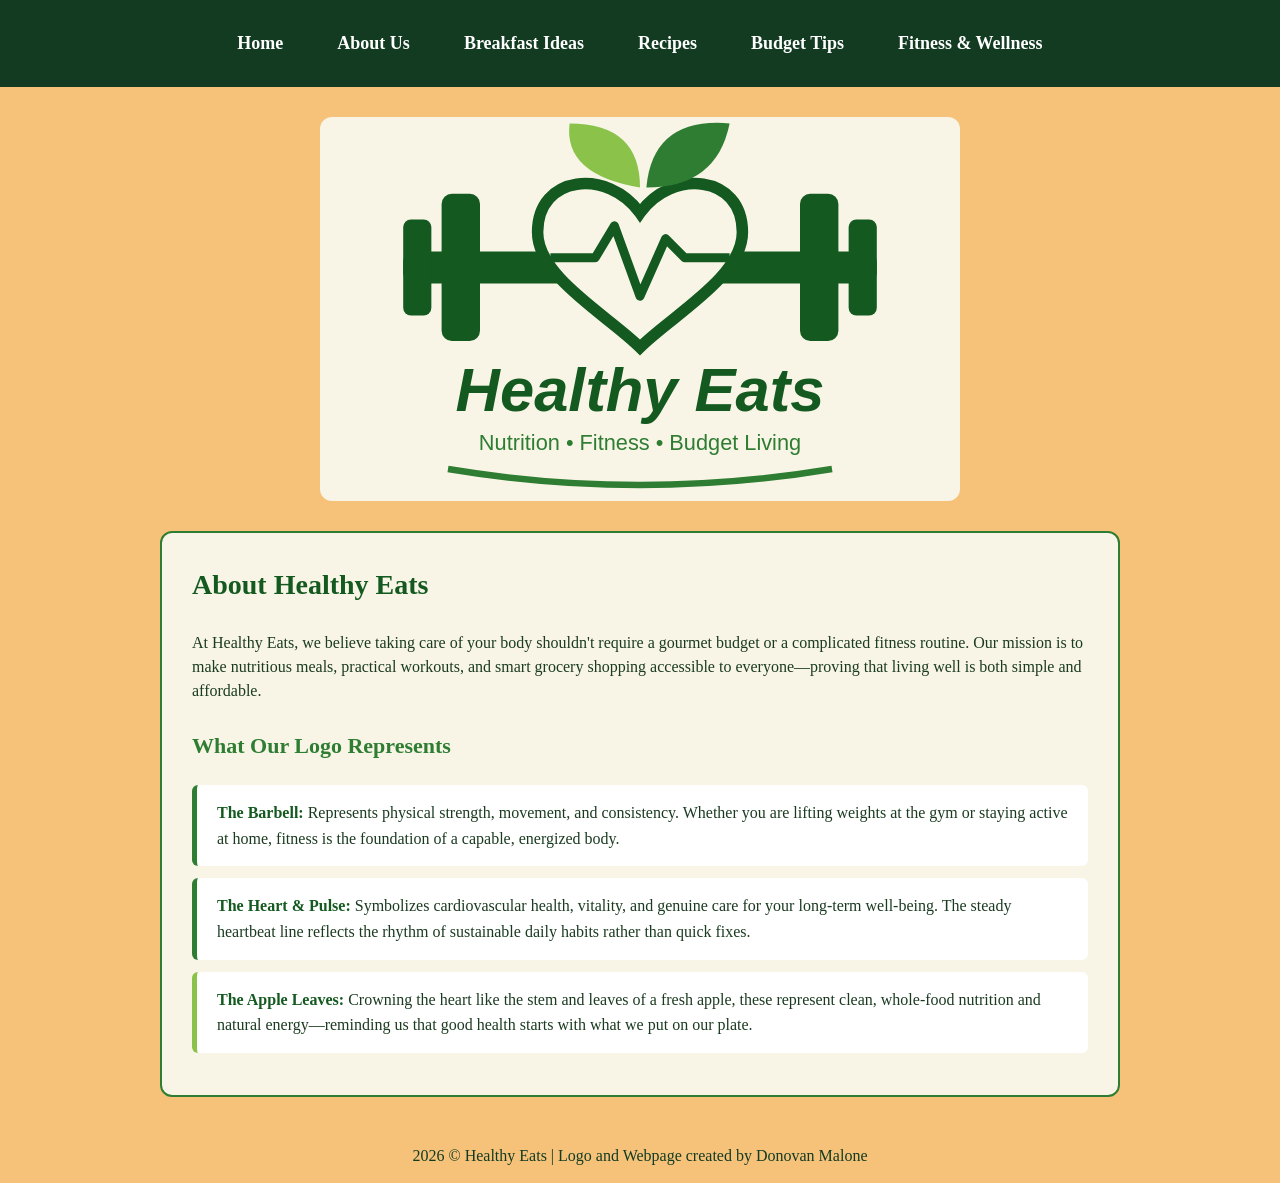
<file: about.html>
<!DOCTYPE html>
<html lang="en">
<head>
    <meta charset="UTF-8">
    <meta name="viewport" content="width=device-width, initial-scale=1.0">
    <title>Healthy Eats | The Logo</title>
    <style>
        body {
            background-color: #FCFBF7;
            font-family: Arial, sans-serif;
            margin: 0;
            padding: 0;
            color: #145A20;
        }

        nav {
            background-color: #145A20;
            padding: 15px 20px;
            display: flex;
            flex-wrap: wrap;
            justify-content: center;
            gap: 24px;
        }

        nav a {
            color: #F8F5E6;
            text-decoration: none;
            font-weight: bold;
            font-size: 16px;
        }

        nav a:hover {
            color: #8BC34A;
        }

        .logo-svg {
            width: 50%;
            display: block;
            margin: 30px auto;
            border-radius: 12px;
        }

        .about-section {
            width: 75%;
            margin: 30px auto 50px auto;
            background-color: #F8F5E6;
            padding: 30px;
            border-radius: 12px;
            border: 2px solid #2E7D32;
            box-sizing: border-box;
            line-height: 1.6;
        }

        .about-section h2 {
            color: #145A20;
            margin-top: 0;
            font-size: 28px;
        }

        .about-section h3 {
            color: #2E7D32;
            margin-top: 25px;
            font-size: 22px;
        }

        .about-section p {
            font-size: 16px;
            color: #1B3B20;
        }

        .logo-breakdown {
            list-style: none;
            padding: 0;
            margin: 15px 0 0 0;
        }

        .logo-breakdown li {
            background-color: #FFFFFF;
            border-left: 5px solid #2E7D32;
            padding: 15px 20px;
            margin-bottom: 12px;
            border-radius: 6px;
            color: #1B3B20;
        }

        .logo-breakdown li.leaf-item {
            border-left-color: #8BC34A;
        }

        .logo-breakdown strong {
            color: #145A20;
        }
    </style>
    <link rel="stylesheet" href="group3.css">
</head>
<body>

<nav>
    <a href="index.html">Home</a>
    <a href="about.html">About Us</a>
    <a href="breakfast.html">Breakfast Ideas</a>
    <a href="lunch-dinner.html">Recipes</a>
    <a href="budget.html">Budget Tips</a>
    <a href="fitness.html">Fitness &amp; Wellness</a>
</nav>

<svg xmlns="http://www.w3.org/2000/svg"
     viewBox="0 0 500 300"
     class="logo-svg">

  <rect width="500" height="300" fill="#F8F5E6"/>

  <!-- Dumbbell -->
  <g fill="#145A20">
    <rect x="65" y="105" width="370" height="25" rx="8"/>
    <rect x="65" y="80" width="22" height="75" rx="6"/>
    <rect x="95" y="60" width="30" height="115" rx="8"/>
    <rect x="375" y="60" width="30" height="115" rx="8"/>
    <rect x="413" y="80" width="22" height="75" rx="6"/>
  </g>

  <!-- Heart -->
  <path d="M250 180
           C225 155 170 125 170 90
           C170 45 225 40 250 75
           C275 40 330 45 330 90
           C330 125 275 155 250 180 Z"
        fill="#F8F5E6"
        stroke="#145A20"
        stroke-width="9"/>

  <!-- Heartbeat -->
  <polyline points="180,110 215,110 230,85
                    250,140 270,95 285,110 320,110"
            fill="none"
            stroke="#145A20"
            stroke-width="7"
            stroke-linejoin="round"/>

  <!-- Leaves -->
  <path d="M250 55 Q190 45 195 5
           Q250 5 250 55"
        fill="#8BC34A"/>
  <path d="M255 55 Q260 0 320 5
           Q310 55 255 55"
        fill="#2E7D32"/>

  <!-- Website Name -->
  <text x="250" y="230"
        font-family="Arial"
        font-size="48"
        font-weight="bold"
        font-style="italic"
        text-anchor="middle"
        fill="#145A20">
    Healthy Eats
  </text>

  <!-- Tagline -->
  <text x="250" y="260"
        font-family="Arial"
        font-size="17"
        text-anchor="middle"
        fill="#2E7D32">
    Nutrition • Fitness • Budget Living
  </text>

  <path d="M100 275 Q250 300 400 275"
        fill="none"
        stroke="#2E7D32"
        stroke-width="5"/>

</svg>

<section class="about-section">
    <h2>About Healthy Eats</h2>
    <p>
        At Healthy Eats, we believe taking care of your body shouldn't require a gourmet budget or a complicated fitness routine. Our mission is to make nutritious meals, practical workouts, and smart grocery shopping accessible to everyone—proving that living well is both simple and affordable.
    </p>

    <h3>What Our Logo Represents</h3>
    <ul class="logo-breakdown">
        <li>
            <strong>The Barbell:</strong> Represents physical strength, movement, and consistency. Whether you are lifting weights at the gym or staying active at home, fitness is the foundation of a capable, energized body.
        </li>
        <li>
            <strong>The Heart &amp; Pulse:</strong> Symbolizes cardiovascular health, vitality, and genuine care for your long-term well-being. The steady heartbeat line reflects the rhythm of sustainable daily habits rather than quick fixes.
        </li>
        <li class="leaf-item">
            <strong>The Apple Leaves:</strong> Crowning the heart like the stem and leaves of a fresh apple, these represent clean, whole-food nutrition and natural energy—reminding us that good health starts with what we put on our plate.
        </li>
    </ul>
</section>
<footer>
<p><center>2026 &copy; Healthy Eats | Logo and Webpage created by Donovan Malone</center></p>
</footer>
</body>
</html>
</file>
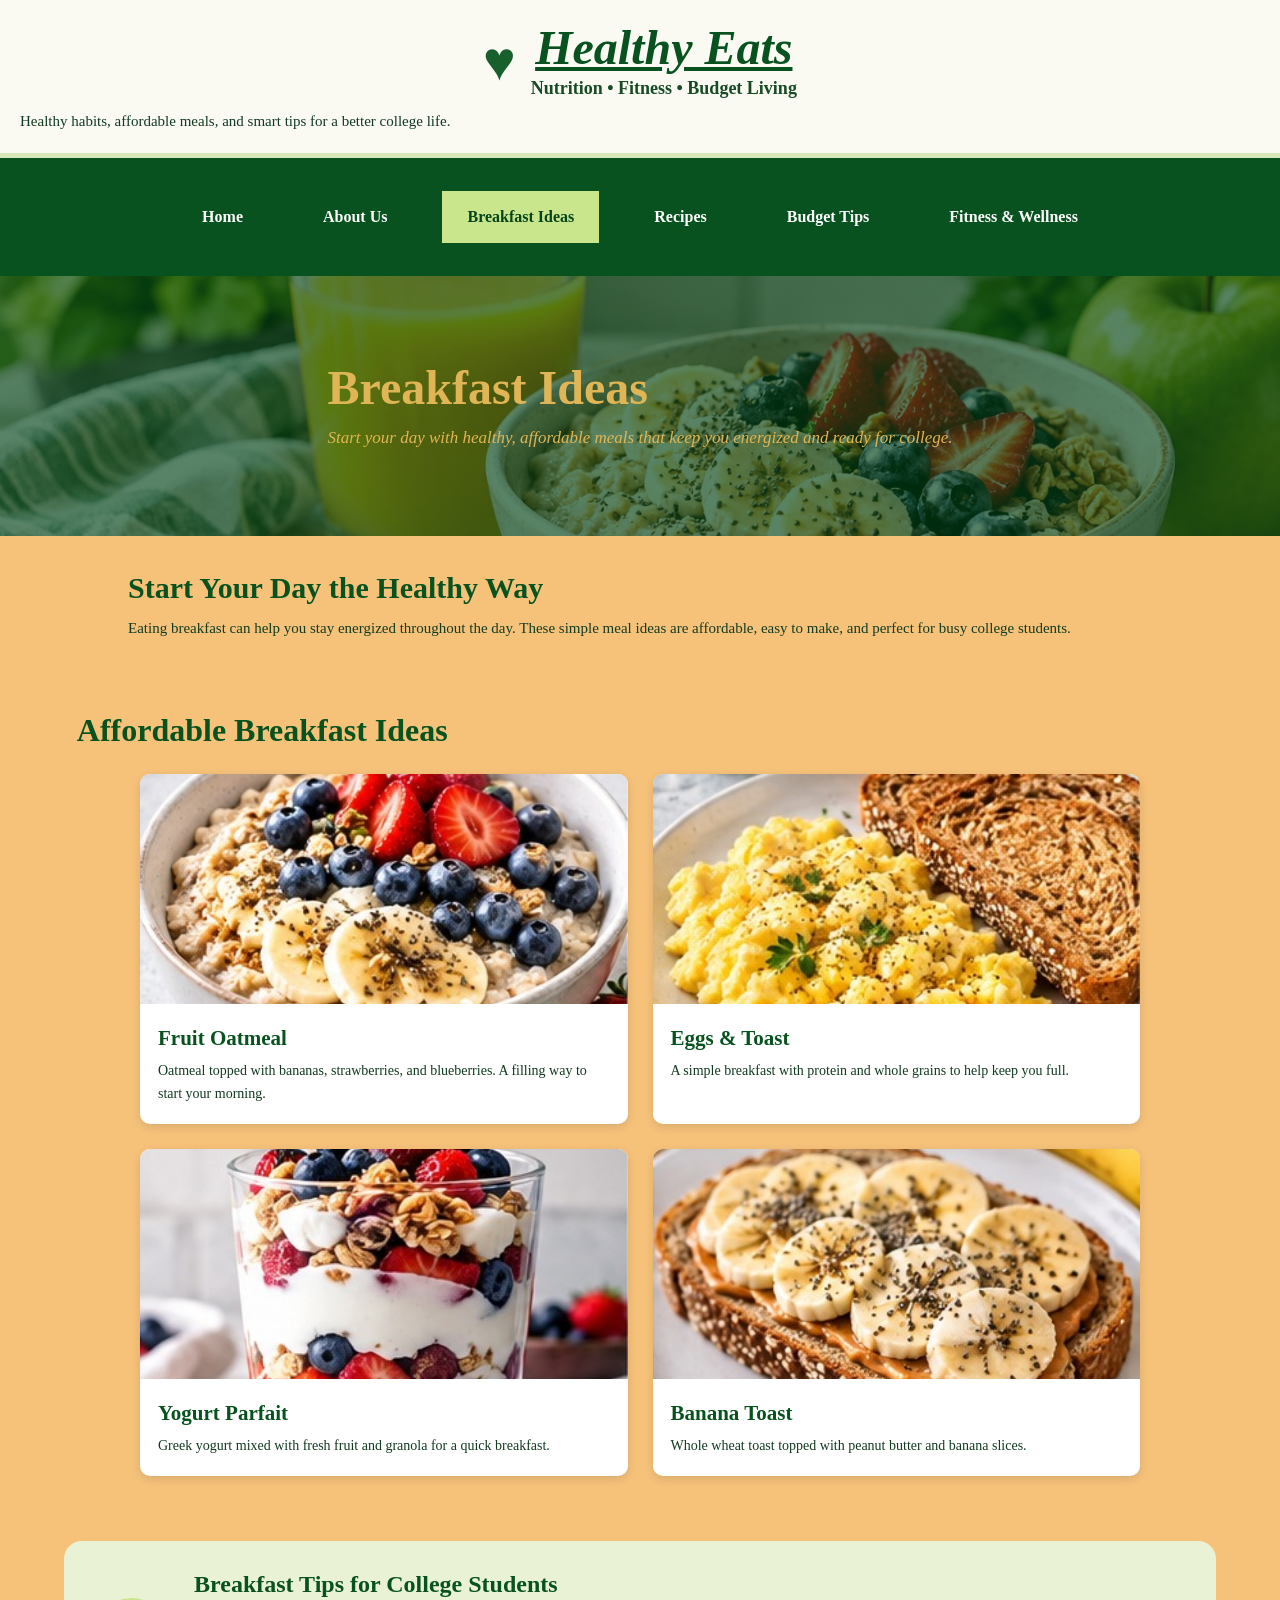
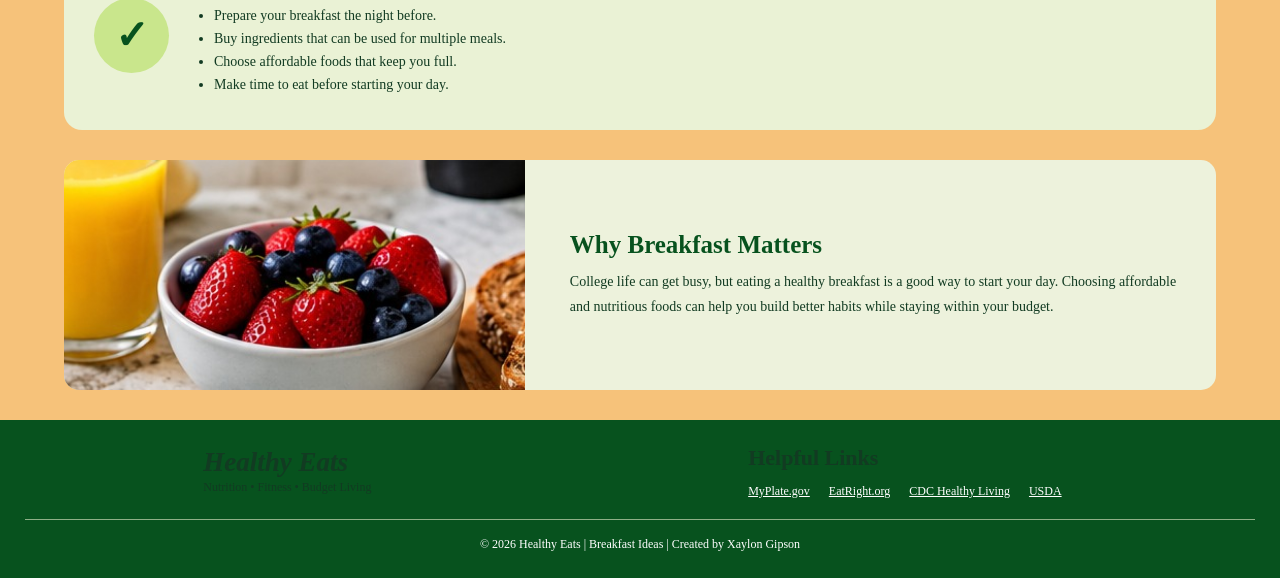
<file: breakfast.html>
<!DOCTYPE html>
<html lang="en">
<head>
    <meta charset="UTF-8">
    <meta name="viewport" content="width=device-width, initial-scale=1.0">
    <title>Healthy Eats | Breakfast Ideas</title>
    <style>
/* General Styling */
* {
    box-sizing: border-box;
    margin: 0;
    padding: 0;
}

body {
    font-family: 'Poppins', Arial, sans-serif;
    background-color: #faf9f2;
    color: #172b1b;
}

/* Header */
.site-header {
    background-color: #faf9f2;
    text-align: center;
    padding: 20px;
    border-bottom: 5px solid #d9e8b9;
}

.brand {
    display: flex;
    align-items: center;
    justify-content: center;
    gap: 15px;
}

.brand-icon {
    font-size: 55px;
    color: #17602b;
}

.brand h1 {
    font-size: 48px;
    font-weight: 800;
    font-style: italic;
    color: #07521e;
}

.brand p {
    font-weight: 600;
    color: #164b25;
}

.tagline {
    margin-top: 8px;
    font-size: 15px;
}

/* Navigation */
.navbar {
    background-color: #07521e;
    display: flex;
    justify-content: center;
    flex-wrap: wrap;
}

.navbar a {
    color: white;
    text-decoration: none;
    padding: 17px 25px;
    font-size: 16px;
    font-weight: 700;
}

.navbar a:hover,
.navbar a.active {
    background-color: #c9e68c;
    color: #06451b;
}

/* Breakfast Hero */
.breakfast-hero {
    min-height: 260px;
    background:
        linear-gradient(rgba(0, 65, 20, 0.65),
        rgba(0, 65, 20, 0.65)),
        url("fit_healthy_images/breakfast-banner.jpg");

    background-size: cover;
    background-position: center;
    display: flex;
    justify-content: center;
    align-items: center;
    text-align: center;
    padding: 35px;
}

.hero-text {
    max-width: 650px;
    color: white;
}

.hero-text h2 {
    font-size: 48px;
    font-weight: 800;
    margin-bottom: 10px;
    color: #DFB555;
}

.hero-text p {
    font-size: 17px;
    font-style: italic;
    color: #DFB555;
}

/* Introduction */
.intro-section {
    text-align: center;
    padding: 35px 10%;
}

.intro-section h2 {
    color: #07521e;
    font-size: 30px;
    margin-bottom: 10px;
}

.intro-section p {
    font-size: 15px;
    line-height: 1.8;
}

/* Breakfast Ideas */
.breakfast-section {
    padding: 35px 6%;
    text-align: center;
}

.breakfast-section h2 {
    color: #07521e;
    font-size: 32px;
    margin-bottom: 25px;
}

.breakfast-container {
    display: grid;
    grid-template-columns: repeat(2, 1fr);
    gap: 25px;
    max-width: 1000px;
    margin: auto;
}

.food-card {
    background-color: white;
    border-radius: 10px;
    overflow: hidden;
    box-shadow: 0 3px 10px rgba(0, 0, 0, 0.12);
    text-align: left;
}

.food-card img {
    width: 100%;
    height: 230px;
    object-fit: cover;
}

.food-info {
    padding: 18px;
}

.food-info h3 {
    color: #07521e;
    font-size: 21px;
    margin-bottom: 8px;
}

.food-info p {
    font-size: 14px;
    line-height: 1.7;
}

/* Breakfast Tips */
.breakfast-tips {
    background-color: #eaf2d5;
    margin: 30px 5%;
    padding: 30px;
    border-radius: 18px;
    display: flex;
    align-items: center;
    gap: 25px;
}

.tips-icon {
    background-color: #c9e68c;
    color: #07521e;
    font-size: 40px;
    font-weight: bold;
    border-radius: 50%;
    width: 75px;
    height: 75px;
    display: flex;
    justify-content: center;
    align-items: center;
    flex-shrink: 0;
}

.breakfast-tips h2 {
    color: #07521e;
    font-size: 24px;
    margin-bottom: 10px;
}

.breakfast-tips ul {
    padding-left: 20px;
}

.breakfast-tips li {
    margin-bottom: 7px;
    font-size: 14px;
}

/* Why Breakfast Matters */
.why-breakfast {
    display: flex;
    align-items: center;
    gap: 25px;
    margin: 30px 5%;
    background-color: #edf2dc;
    border-radius: 15px;
    overflow: hidden;
}

.why-breakfast img {
    width: 40%;
    height: 230px;
    object-fit: cover;
}

.why-breakfast div {
    padding: 20px;
}

.why-breakfast h2 {
    color: #07521e;
    font-size: 25px;
    margin-bottom: 10px;
}

.why-breakfast p {
    font-size: 14px;
    line-height: 1.8;
}

/* Footer */
.site-footer {
    background-color: #07521e;
    color: white;
    padding: 25px;
    display: flex;
    justify-content: space-around;
    align-items: center;
    flex-wrap: wrap;
    gap: 20px;
}

.footer-brand h2 {
    font-size: 27px;
    font-style: italic;
}

.footer-brand p {
    font-size: 12px;
}

.footer-links h3 {
    margin-bottom: 10px;
}

.footer-links a {
    color: white;
    margin-right: 15px;
    font-size: 12px;
}

.copyright {
    color: white;
    width: 100%;
    text-align: center;
    font-size: 12px;
    border-top: 1px solid #8eaf87;
    padding-top: 15px;
}

/* Mobile Layout */
@media screen and (max-width: 650px) {

    .brand h1 {
        font-size: 30px;
    }

    .navbar {
        flex-direction: column;
        text-align: center;
    }

    .breakfast-container {
        grid-template-columns: 1fr;
    }

    .hero-text h2 {
        font-size: 34px;
    }

    .breakfast-tips {
        flex-direction: column;
        text-align: center;
    }

    .why-breakfast {
        flex-direction: column;
    }

    .why-breakfast img {
        width: 100%;
    }

    .site-footer {
        flex-direction: column;
        text-align: center;
    }
}
</style>
<link rel="stylesheet" href="group3.css">
</head>

<body>

    <!-- Website Header -->
    <header class="site-header">
        <div class="brand">
            <div class="brand-icon">♥</div>
            <div>
                <h1><u>Healthy Eats</u></h1>
                <p>Nutrition • Fitness • Budget Living</p>
            </div>
        </div>
        <p class="tagline">
            Healthy habits, affordable meals, and smart tips for a better college life.
        </p>
    </header>

    <!-- Navigation -->
    <nav class="navbar">
        <a href="index.html">Home</a>
        <a href="about.html">About Us</a>
        <a class="active" href="breakfast.html">Breakfast Ideas</a>
        <a href="lunch-dinner.html">Recipes</a>
        <a href="budget.html">Budget Tips</a>
        <a href="fitness.html">Fitness & Wellness</a>
    </nav>

    <main>

        <!-- Breakfast Banner -->
        <section class="breakfast-hero">
            <div class="hero-text">
                <h2>Breakfast Ideas</h2>
                <p>
                    Start your day with healthy, affordable meals
                    that keep you energized and ready for college.
                </p>
            </div>
        </section>

        <!-- Introduction -->
        <section class="intro-section">
            <h2>Start Your Day the Healthy Way</h2>
            <p>
                Eating breakfast can help you stay energized throughout
                the day. These simple meal ideas are affordable, easy
                to make, and perfect for busy college students.
            </p>
        </section>

        <!-- Meal Cards -->
        <section class="breakfast-section">
            <h2>Affordable Breakfast Ideas</h2>

            <div class="breakfast-container">

                <article class="food-card">
                    <img src="fit_healthy_images/oatmeal.jpg" alt="Oatmeal with fresh fruit">
                    <div class="food-info">
                        <h3>Fruit Oatmeal</h3>
                        <p>
                            Oatmeal topped with bananas, strawberries,
                            and blueberries. A filling way to start
                            your morning.
                        </p>
                    </div>
                </article>

                <article class="food-card">
                    <img src="fit_healthy_images/eggs.jpg" alt="Eggs with whole wheat toast">
                    <div class="food-info">
                        <h3>Eggs & Toast</h3>
                        <p>
                            A simple breakfast with protein and
                            whole grains to help keep you full.
                        </p>
                    </div>
                </article>

                <article class="food-card">
                    <img src="fit_healthy_images/yogurt.jpg" alt="Greek yogurt with fruit and granola">
                    <div class="food-info">
                        <h3>Yogurt Parfait</h3>
                        <p>
                            Greek yogurt mixed with fresh fruit
                            and granola for a quick breakfast.
                        </p>
                    </div>
                </article>

                <article class="food-card">
                    <img src="fit_healthy_images/banana.jpg" alt="Peanut butter banana toast">
                    <div class="food-info">
                        <h3>Banana Toast</h3>
                        <p>
                            Whole wheat toast topped with peanut
                            butter and banana slices.
                        </p>
                    </div>
                </article>

            </div>
        </section>

        <!-- Breakfast Tips -->
        <section class="breakfast-tips">
            <div class="tips-icon">✓</div>

            <div>
                <h2>Breakfast Tips for College Students</h2>
                <ul>
                    <li>Prepare your breakfast the night before.</li>
                    <li>Buy ingredients that can be used for multiple meals.</li>
                    <li>Choose affordable foods that keep you full.</li>
                    <li>Make time to eat before starting your day.</li>
                </ul>
            </div>
        </section>

        <!-- Why Breakfast Matters -->
        <section class="why-breakfast">
            <img src="fit_healthy_images/healthy-breakfast.jpg"
                 alt="Healthy breakfast with eggs, fruit, and oatmeal">

            <div>
                <h2>Why Breakfast Matters</h2>
                <p>
                    College life can get busy, but eating a healthy
                    breakfast is a good way to start your day.
                    Choosing affordable and nutritious foods can
                    help you build better habits while staying
                    within your budget.
                </p>
            </div>
        </section>

    </main>

    <!-- Website Footer -->
    <footer class="site-footer">
        <div class="footer-brand">
            <h2>Healthy Eats</h2>
            <p>Nutrition • Fitness • Budget Living</p>
        </div>

        <div class="footer-links">
            <h3>Helpful Links</h3>
            <a href="https://www.myplate.gov/">MyPlate.gov</a>
            <a href="https://www.eatright.org/">EatRight.org</a>
            <a href="https://www.cdc.gov/healthy-living/">CDC Healthy Living</a>
            <a href="https://www.usda.gov/">USDA</a>
        </div>

        <p class="copyright">
            © 2026 Healthy Eats | Breakfast Ideas | Created by Xaylon Gipson
        </p>
    </footer>

</body>
</html>
</file>
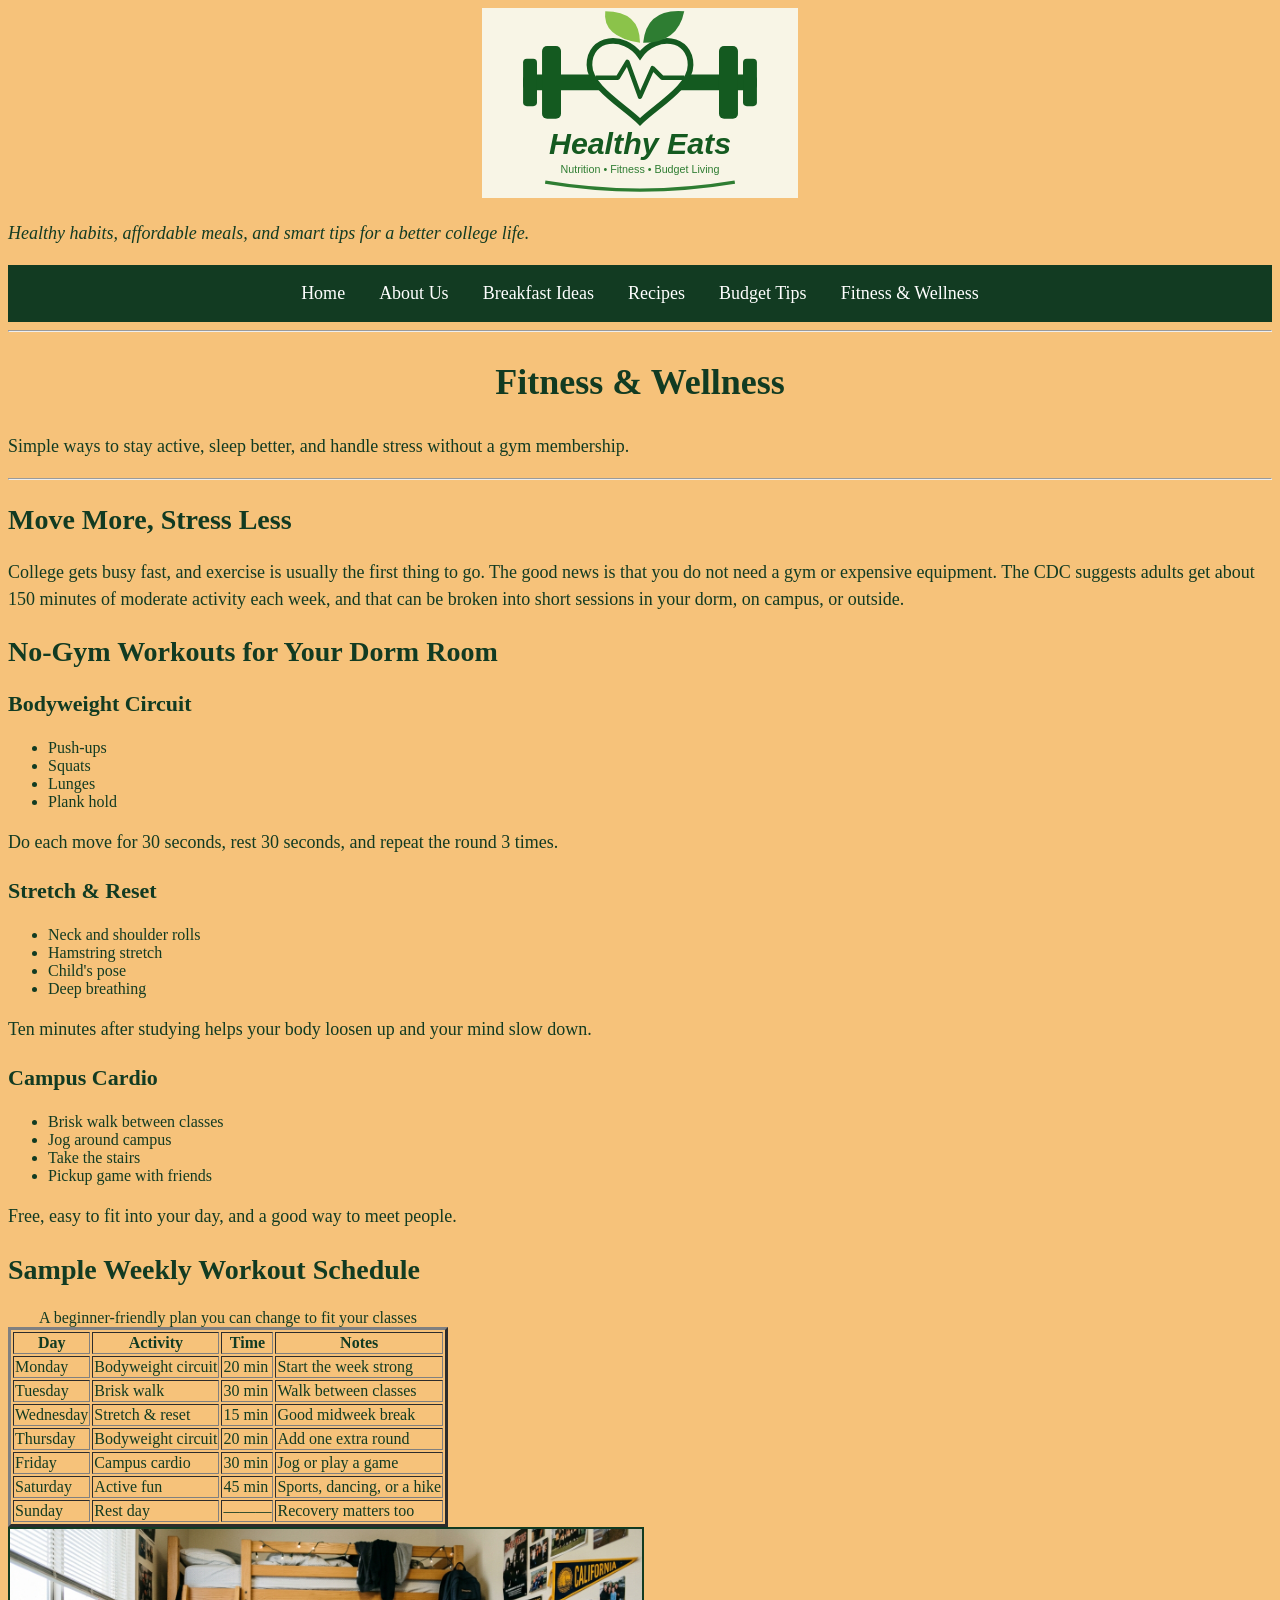
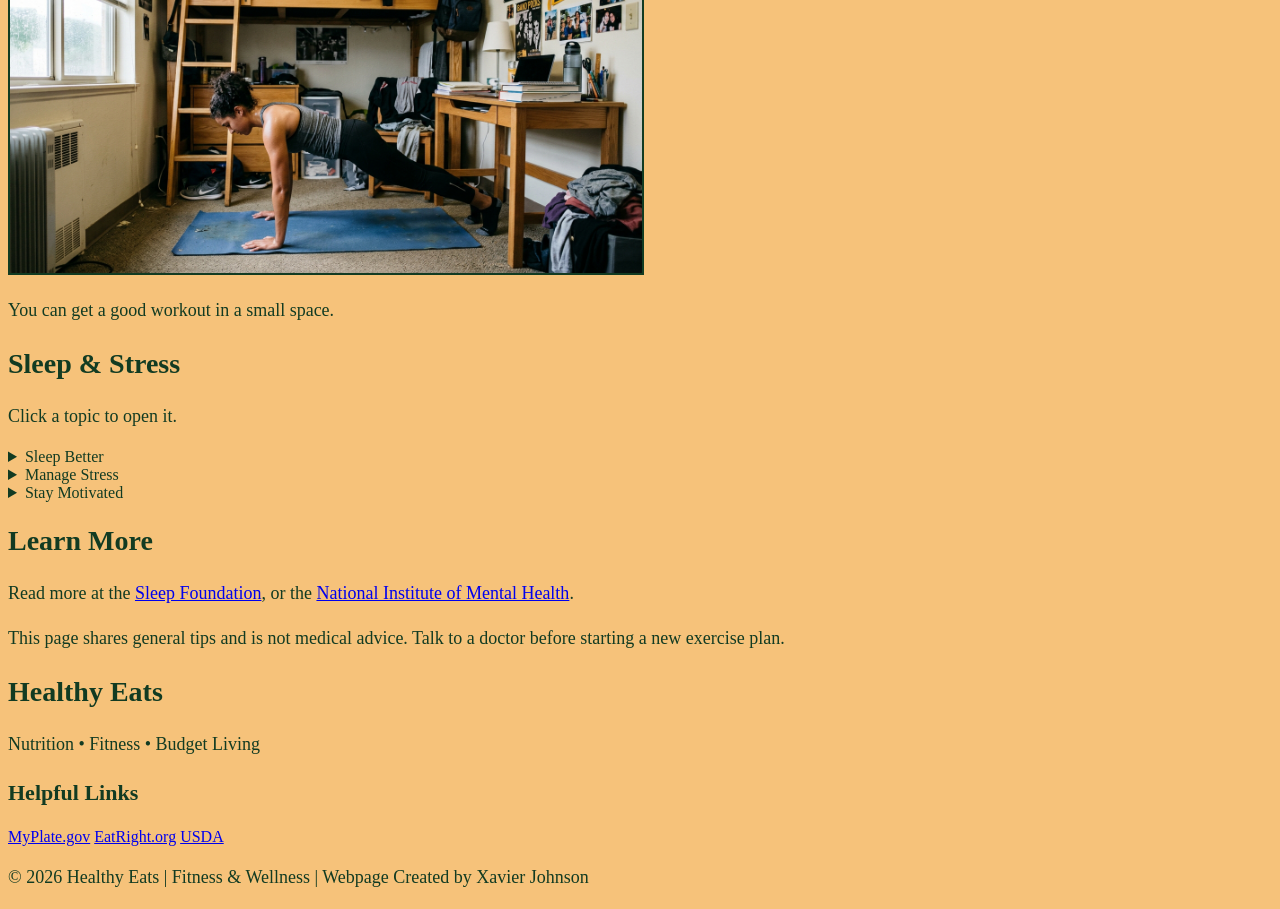
<file: fitness.html>
<!DOCTYPE html>
<html lang="en">
<head>
    <meta charset="utf-8">
    <meta name="viewport" content="width=device-width, initial-scale=1">
    <title> Healthy Eats | Fitness & Wellness</title>
    <link rel="stylesheet" href="group3.css">
</head>

<body>

    <!-- Author: Xavier Johnson | Page 4: Fitness & Wellness -->

    <!-- Website Header -->
    <header class="site-header">
        <center><img class="logo" src="fitnesspics/logo.svg" width="25%" alt="Fit &amp; Healthy logo" width="240"></center>
        <center><p class="tagline"><i>
            Healthy habits, affordable meals, and smart tips for a better college life.
        </i></p></center>
    </header>

    <!-- Navigation -->
<center>
    <nav class="navbar">
        <a href="index.html">Home</a>
        <a href="about.html">About Us</a>
        <a href="breakfast.html">Breakfast Ideas</a>
        <a href="lunch-dinner.html">Recipes</a>
        <a href="budget.html">Budget Tips</a>
        <a class="active" href="fitness.html">Fitness &amp; Wellness</a>
    </nav>
<hr>
    <main>

        <!-- Page Banner -->
        <section class="page-banner">
            <h1>Fitness &amp; Wellness</h1>
            <p>Simple ways to stay active, sleep better, and handle stress without a gym membership.</p>
        </section>
</center>
<hr>
        <!-- Introduction -->
        <section class="intro-section">
            <h2>Move More, Stress Less</h2>
            <p>
                College gets busy fast, and exercise is usually the first thing to go.
                The good news is that you do not need a gym or expensive equipment.
                The CDC suggests adults get about 150 minutes of moderate activity each week,
                and that can be broken into short sessions in your dorm, on campus, or outside.
            </p>
        </section>

        <!-- No-Gym Workouts (multicolumn layout) -->
        <section class="workout-section">
            <h2>No-Gym Workouts for Your Dorm Room</h2>

            <div class="workout-grid">

                <article class="workout-card">
                    <h3>Bodyweight Circuit</h3>
                    <ul>
                        <li>Push-ups</li>
                        <li>Squats</li>
                        <li>Lunges</li>
                        <li>Plank hold</li>
                    </ul>
                    <p>Do each move for 30 seconds, rest 30 seconds, and repeat the round 3 times.</p>
                </article>

                <article class="workout-card">
                    <h3>Stretch &amp; Reset</h3>
                    <ul>
                        <li>Neck and shoulder rolls</li>
                        <li>Hamstring stretch</li>
                        <li>Child's pose</li>
                        <li>Deep breathing</li>
                    </ul>
                    <p>Ten minutes after studying helps your body loosen up and your mind slow down.</p>
                </article>

                <article class="workout-card">
                    <h3>Campus Cardio</h3>
                    <ul>
                        <li>Brisk walk between classes</li>
                        <li>Jog around campus</li>
                        <li>Take the stairs</li>
                        <li>Pickup game with friends</li>
                    </ul>
                    <p>Free, easy to fit into your day, and a good way to meet people.</p>
                </article>

            </div>
        </section>

        <!-- Weekly Schedule Table -->
        <section class="schedule-section">
            <h2>Sample Weekly Workout Schedule</h2>

            <table class="schedule-table" border="3">
                <caption>A beginner-friendly plan you can change to fit your classes</caption>
                <thead>
                    <tr>
                        <th>Day</th>
                        <th>Activity</th>
                        <th>Time</th>
                        <th>Notes</th>
                    </tr>
                </thead>
                <tbody>
                    <tr>
                        <td>Monday</td>
                        <td>Bodyweight circuit</td>
                        <td>20 min</td>
                        <td>Start the week strong</td>
                    </tr>
                    <tr>
                        <td>Tuesday</td>
                        <td>Brisk walk</td>
                        <td>30 min</td>
                        <td>Walk between classes</td>
                    </tr>
                    <tr>
                        <td>Wednesday</td>
                        <td>Stretch &amp; reset</td>
                        <td>15 min</td>
                        <td>Good midweek break</td>
                    </tr>
                    <tr>
                        <td>Thursday</td>
                        <td>Bodyweight circuit</td>
                        <td>20 min</td>
                        <td>Add one extra round</td>
                    </tr>
                    <tr>
                        <td>Friday</td>
                        <td>Campus cardio</td>
                        <td>30 min</td>
                        <td>Jog or play a game</td>
                    </tr>
                    <tr>
                        <td>Saturday</td>
                        <td>Active fun</td>
                        <td>45 min</td>
                        <td>Sports, dancing, or a hike</td>
                    </tr>
                    <tr>
                        <td>Sunday</td>
                        <td>Rest day</td>
                        <td>&mdash;&mdash;&mdash;</td>
                        <td>Recovery matters too</td>
                    </tr>
                </tbody>
            </table>
        </section>

        <!-- Image Division -->
        <section class="image-section">
            <div class="image-box">
                <img src="fitnesspics/dorm-workout.jpg.jpg" width="50%" border="2" alt="Student holding a plank on a workout mat in a dorm room" >
                <p class="caption">You can get a good workout in a small space.</p>
            </div>
        </section>

        <!-- Sleep and Stress (new feature: details/summary dropdowns) -->
        <section class="wellness-section">
            <h2>Sleep &amp; Stress</h2>
            <p class="section-note">Click a topic to open it.</p>

            <div class="wellness-grid">

                <details class="wellness-box">
                    <summary>Sleep Better</summary>
                    <ul>
                        <li>Aim for 7 or more hours most nights.</li>
                        <li>Keep a regular bedtime and wake-up time.</li>
                        <li>Put your phone away 30 minutes before bed.</li>
                        <li>Limit caffeine in the afternoon and evening.</li>
                    </ul>
                </details>

                <details class="wellness-box">
                    <summary>Manage Stress</summary>
                    <ul>
                        <li>Take short breaks while studying.</li>
                        <li>Go for a walk to clear your head.</li>
                        <li>Write down your to-do list so it is out of your head.</li>
                        <li>Talk to a friend, family member, or campus counselor.</li>
                    </ul>
                </details>

                <details class="wellness-box">
                    <summary>Stay Motivated</summary>
                    <ul>
                        <li>Set small goals you can actually hit.</li>
                        <li>Work out with a friend or roommate.</li>
                        <li>Schedule workouts like you schedule class.</li>
                        <li>Track your progress in a notebook or app.</li>
                    </ul>
                </details>

            </div>
        </section>

        <!-- Learn More Links -->
        <section class="learn-more">
            <h2>Learn More</h2>
            <p>
                Read more at
                the <a href="https://www.sleepfoundation.org/">Sleep Foundation</a>, or the
                <a href="https://www.nimh.nih.gov/">National Institute of Mental Health</a>.
            </p>
            <p class="disclaimer">
                This page shares general tips and is not medical advice.
                Talk to a doctor before starting a new exercise plan.
            </p>
        </section>

    </main>

    <!-- Website Footer -->
    <footer class="site-footer">
        <div class="footer-brand">
            <h2>Healthy Eats</h2>
            <p>Nutrition &bull; Fitness &bull; Budget Living</p>
        </div>

        <div class="footer-links">
            <h3>Helpful Links</h3>
            <a href="https://www.myplate.gov/">MyPlate.gov</a>
            <a href="https://www.eatright.org/">EatRight.org</a>
            <a href="https://www.usda.gov/">USDA</a>
        </div>

        <p class="copyright">
            &copy; 2026 Healthy Eats | Fitness &amp; Wellness | Webpage Created by Xavier Johnson
        </p>
    </footer>

</body>
</html>
</file>
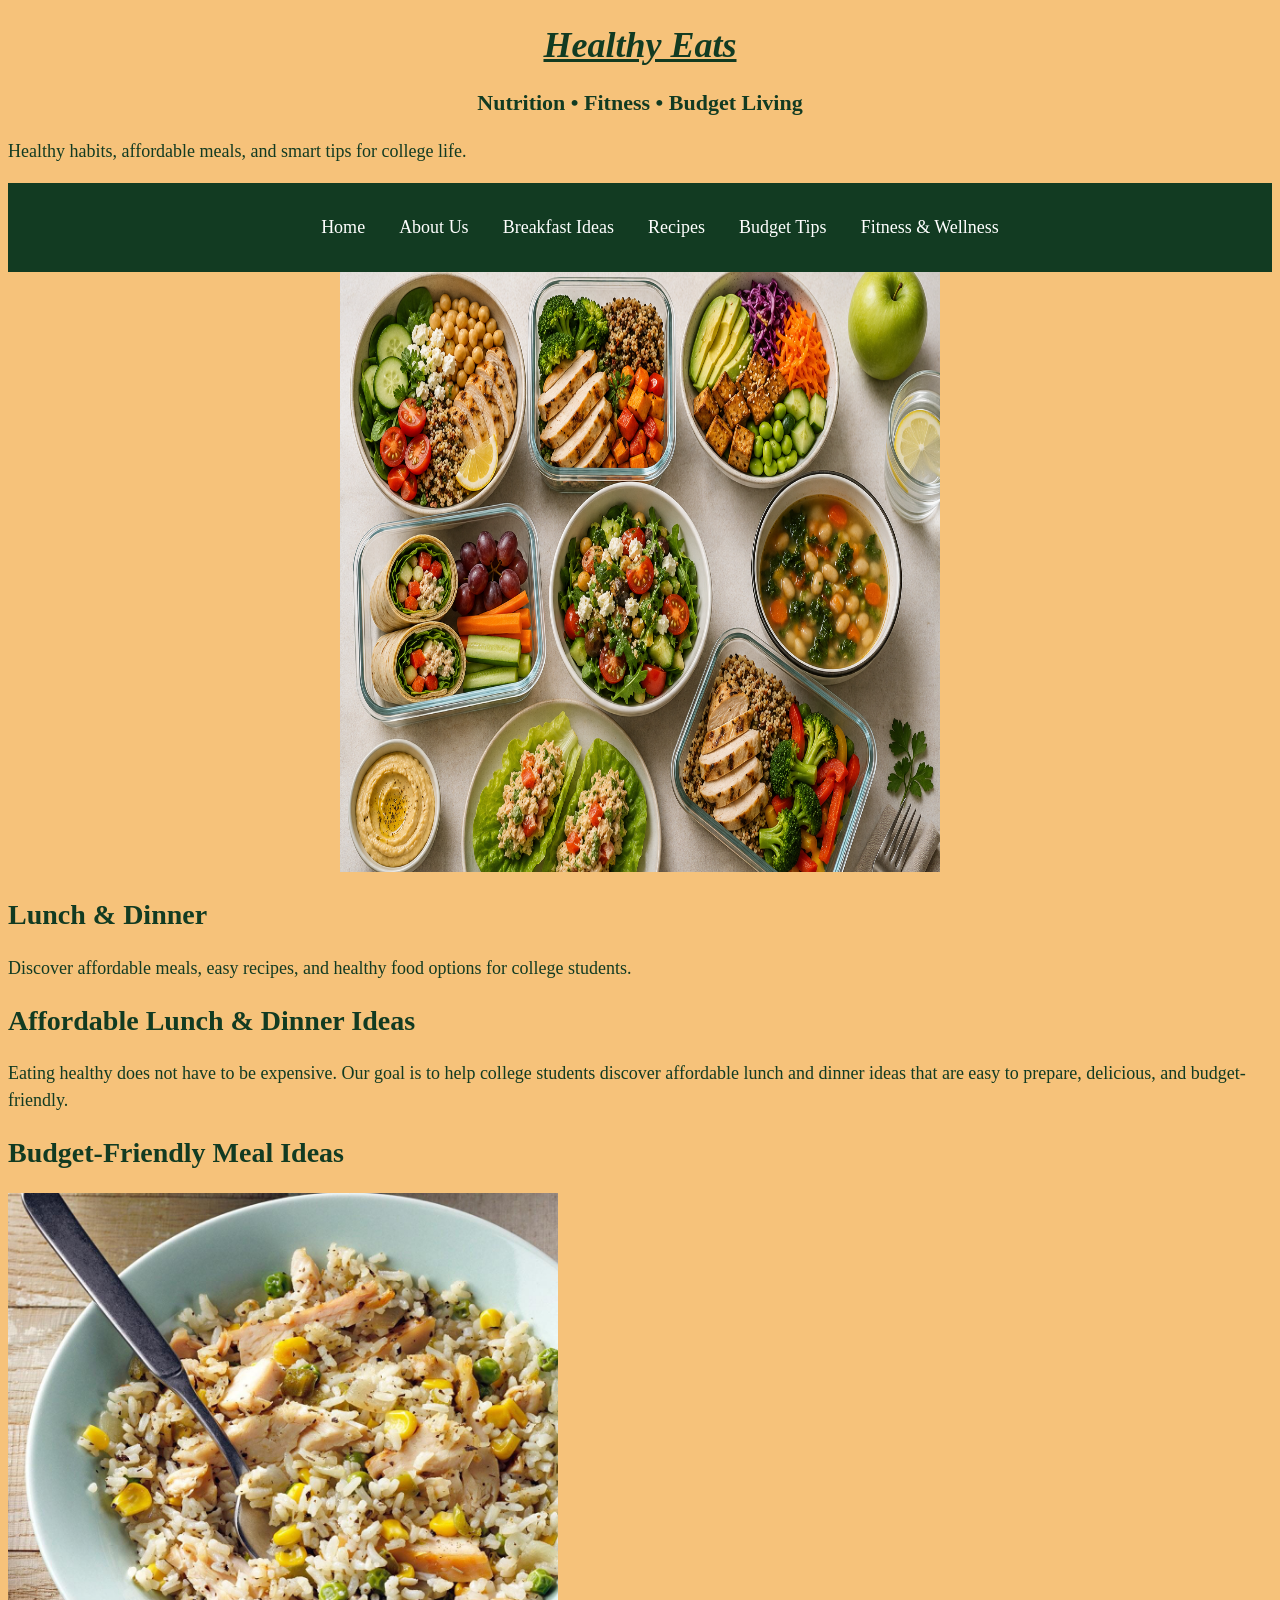
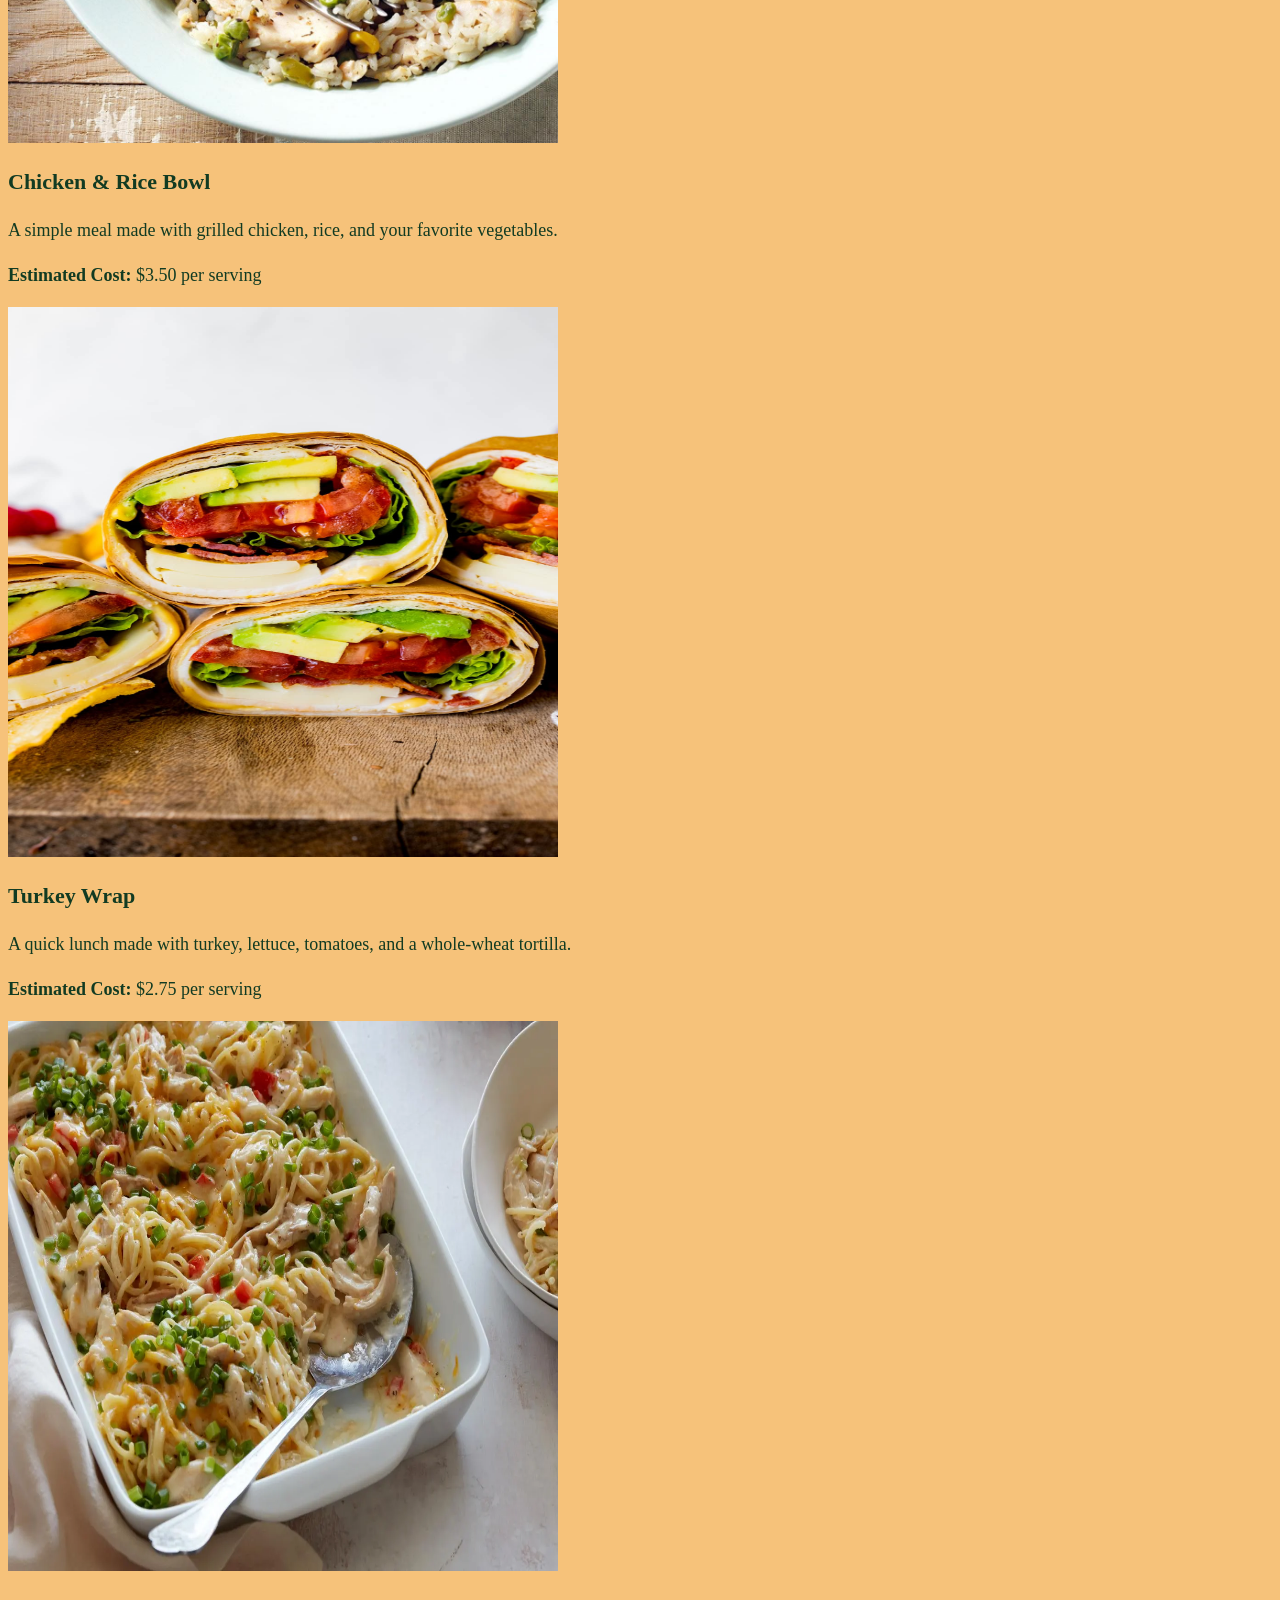
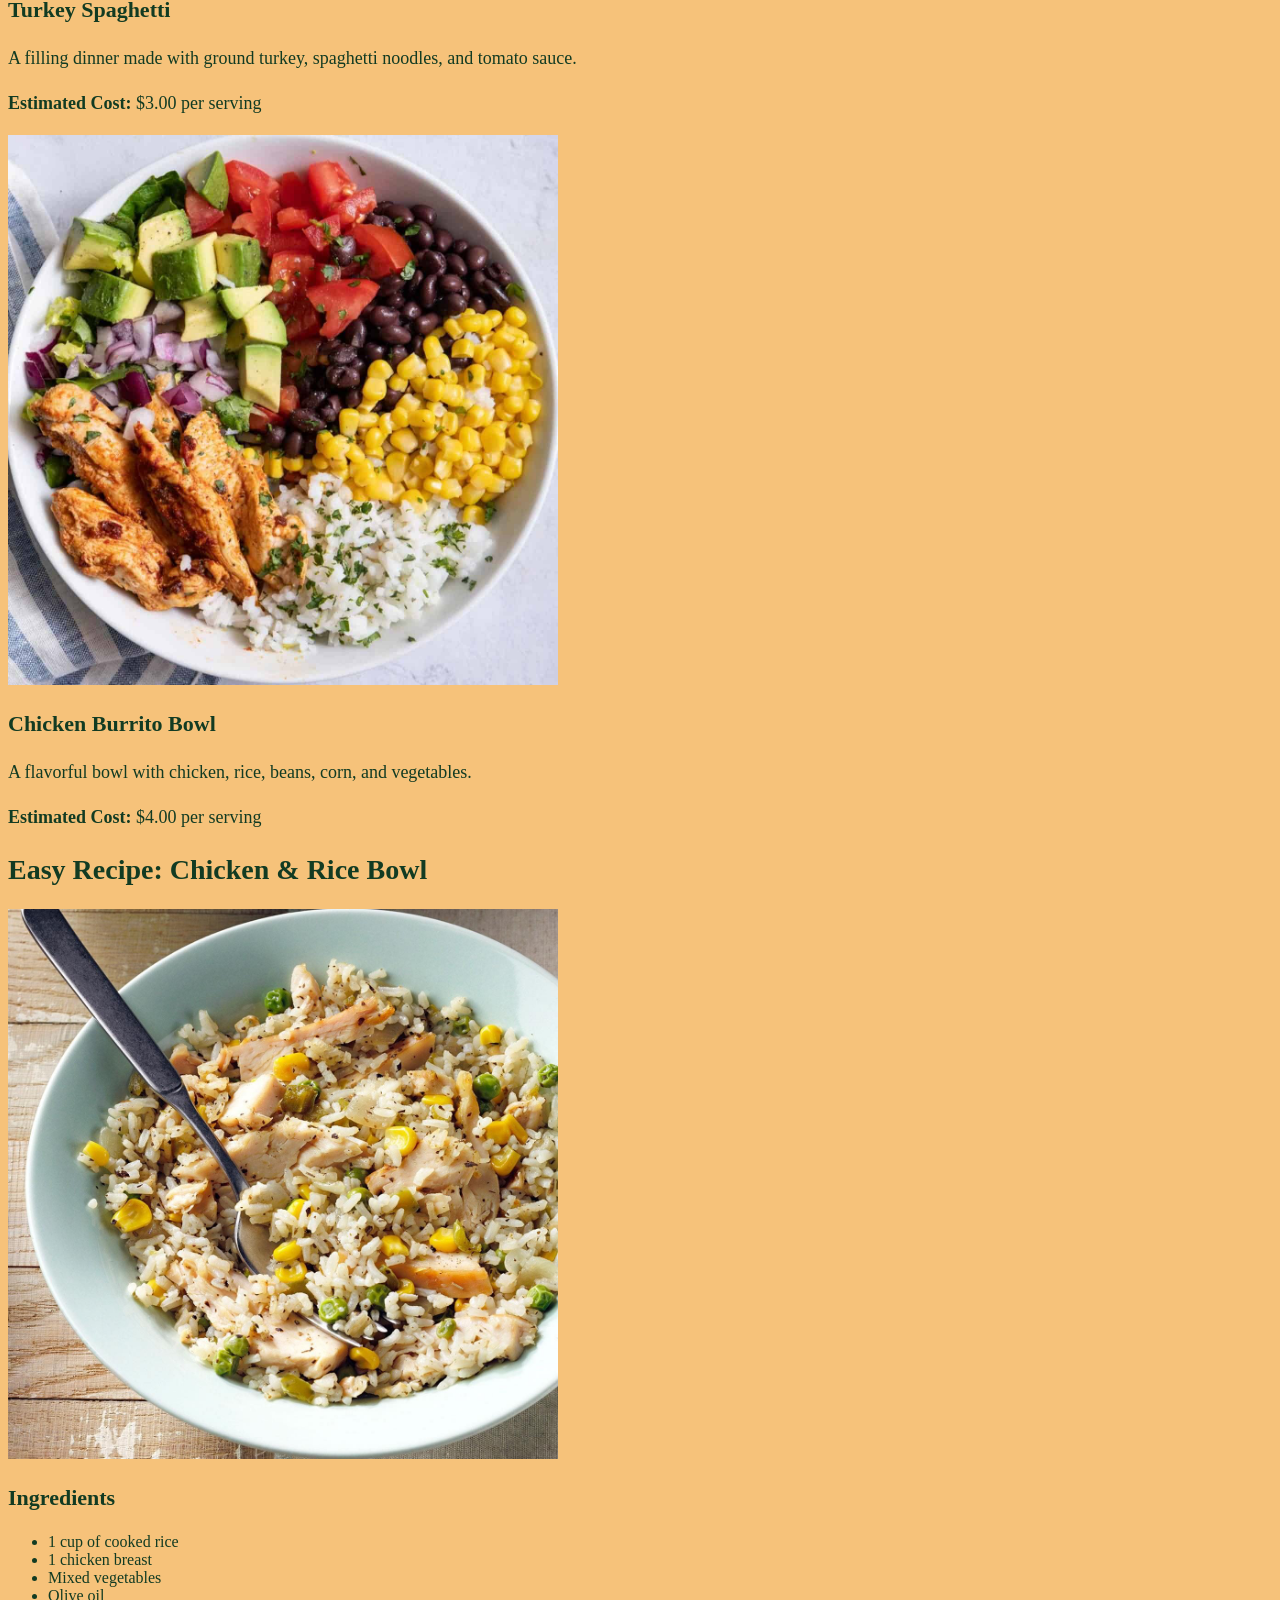
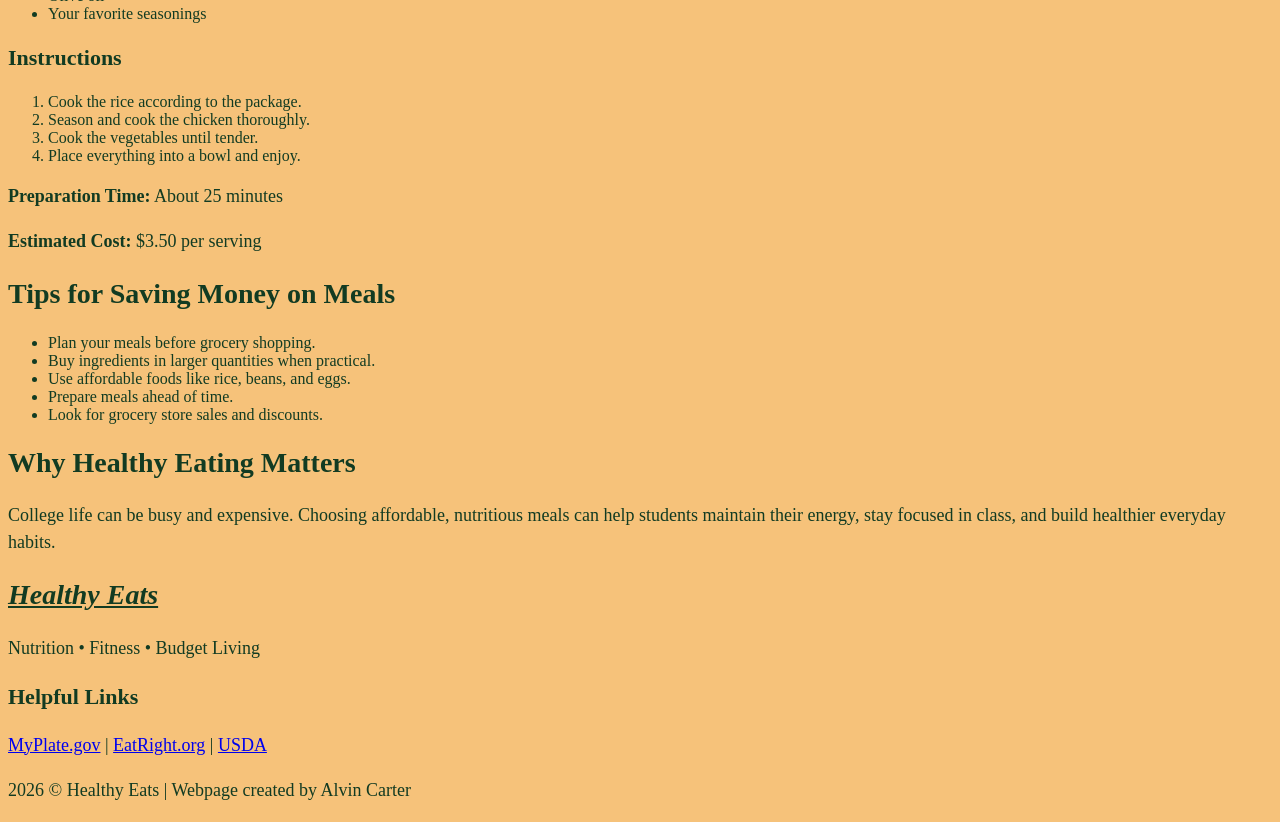
<file: lunch-dinner.html>
<!DOCTYPE html>
<html lang="en">
<head>
    <meta charset="UTF-8">
    <meta name="viewport" content="width=device-width, initial-scale=1.0">
    <title>Healthy Eats | Lunch & Dinner</title>
    <link rel="stylesheet" href="group3.css">
</head>

<body>

    <!-- Website Header -->
    <header>
        <div class="logo">
            <h1><i><u>Healthy Eats</u></i></h1>
            <h3><center>Nutrition • Fitness • Budget Living</center></h3>
            <p>Healthy habits, affordable meals, and smart tips for college life.</p>
        </div>
    </header>

    <!-- Navigation Bar -->
    <nav>
        <ul>
            <a href="index.html">Home</a></li>
            <a href="about.html">About Us</a></li>
            <a href="breakfast.html">Breakfast Ideas</a></li>
            <a href="lunch-dinner.html">Recipes</a></li>
            <a href="budget.html">Budget Tips</a></li>
            <a href="fitness.html">Fitness & Wellness</a></li>
        </ul>
    </nav>

    <main>

        <!-- Hero Banner -->
        <section class="hero">
            <center><img src="lunch_and_dinner/healthy-meals.jpg" alt="Healthy lunch and dinner meals" width="600" height="600"></center>

            <div class="hero-text">
                <h2>Lunch & Dinner</h2>
                <p>
                    Discover affordable meals, easy recipes,
                    and healthy food options for college students.
                </p>
            </div>
        </section>

        <!-- Introduction -->
        <section class="intro">
            <h2>Affordable Lunch & Dinner Ideas</h2>

            <p>
                Eating healthy does not have to be expensive.
                Our goal is to help college students discover
                affordable lunch and dinner ideas that are
                easy to prepare, delicious, and budget-friendly.
            </p>
        </section>

        <!-- Meal Ideas -->
        <section class="meals">
            <h2>Budget-Friendly Meal Ideas</h2>

            <div class="meal-container">

                <article class="meal-card">
                    <img src="lunch_and_dinner/chicken-rice.jpg"
                         alt="Chicken and rice bowl" width="550" height="550">

                    <h3>Chicken & Rice Bowl</h3>

                    <p>
                        A simple meal made with grilled chicken,
                        rice, and your favorite vegetables.
                    </p>

                    <p><strong>Estimated Cost:</strong> $3.50 per serving</p>
                </article>

                <article class="meal-card">
                    <img src="lunch_and_dinner/turkey-wrap.jpg"
                         alt="Turkey wrap" width="550" height="550">

                    <h3>Turkey Wrap</h3>

                    <p>
                        A quick lunch made with turkey, lettuce,
                        tomatoes, and a whole-wheat tortilla.
                    </p>

                    <p><strong>Estimated Cost:</strong> $2.75 per serving</p>
                </article>

                <article class="meal-card">
                    <img src="lunch_and_dinner/turkey-spaghetti.jpg"
                         alt="Turkey spaghetti" height="550" width="550">

                    <h3>Turkey Spaghetti</h3>

                    <p>
                        A filling dinner made with ground turkey,
                        spaghetti noodles, and tomato sauce.
                    </p>

                    <p><strong>Estimated Cost:</strong> $3.00 per serving</p>
                </article>

                <article class="meal-card">
                    <img src="lunch_and_dinner/burrito-bowl.jpg"
                         alt="Chicken burrito bowl" width="550" height="550">

                    <h3>Chicken Burrito Bowl</h3>

                    <p>
                        A flavorful bowl with chicken, rice,
                        beans, corn, and vegetables.
                    </p>

                    <p><strong>Estimated Cost:</strong> $4.00 per serving</p>
                </article>

            </div>
        </section>

        <!-- Recipe Section -->
        <section class="recipes">
            <h2>Easy Recipe: Chicken & Rice Bowl</h2>

            <img src="lunch_and_dinner/chicken-rice.jpg"
                 alt="Homemade chicken and rice bowl" width="550" height="550">

            <h3>Ingredients</h3>

            <ul>
                <li>1 cup of cooked rice</li>
                <li>1 chicken breast</li>
                <li>Mixed vegetables</li>
                <li>Olive oil</li>
                <li>Your favorite seasonings</li>
            </ul>

            <h3>Instructions</h3>

            <ol>
                <li>Cook the rice according to the package.</li>
                <li>Season and cook the chicken thoroughly.</li>
                <li>Cook the vegetables until tender.</li>
                <li>Place everything into a bowl and enjoy.</li>
            </ol>

            <p><strong>Preparation Time:</strong> About 25 minutes</p>
            <p><strong>Estimated Cost:</strong> $3.50 per serving</p>
        </section>

        <!-- Budget Tips -->
        <section class="tips">
            <h2>Tips for Saving Money on Meals</h2>

            <ul>
                <li>Plan your meals before grocery shopping.</li>
                <li>Buy ingredients in larger quantities when practical.</li>
                <li>Use affordable foods like rice, beans, and eggs.</li>
                <li>Prepare meals ahead of time.</li>
                <li>Look for grocery store sales and discounts.</li>
            </ul>
        </section>

        <!-- Why It Matters -->
        <section class="why-it-matters">
            <h2>Why Healthy Eating Matters</h2>

            <p>
                College life can be busy and expensive.
                Choosing affordable, nutritious meals can help
                students maintain their energy, stay focused
                in class, and build healthier everyday habits.
            </p>
        </section>

    </main>

    <!-- Footer -->
    <footer>
        <h2><u><i>Healthy Eats</i></u></h2>
        <p>Nutrition • Fitness • Budget Living</p>

        <h3>Helpful Links</h3>

        <p>
            <a href="https://www.myplate.gov/">MyPlate.gov</a> |
            <a href="https://www.eatright.org/">EatRight.org</a> |
            <a href="https://www.usda.gov/">USDA</a>
        </p>
        <p>2026 &copy; Healthy Eats | Webpage created by Alvin Carter</p>
    </footer>

</body>
</html>
</file>
<file: group3.css>
body {background-color: #F6C27A;
	color:#123B22;
	font-family: "Times New Roman", serif;}
nav {
     background-color: #123B22;
     padding: 18px;
     text-align: center;
}

nav a {
      color: white;
      font-family: "Times New Roman", serif;
      font-size: 18px;
      text-decoration: none;
      margin: 15px;
}

nav a:hover {
    color: #F6C27A;
    text-decoration: underline;
}

p {
  text-align: left;
  color: #123B22;
  font-family: "Times New Roman", serif;
  font-size: 18px;
  line-height: 1.5;
}

h1 {
   text-align: center;
   color: #123B22;
   font-family: "Times New Roman", serif;
   font-size: 36px;
}

h2 {
   text-align: left;
   color: #123B22;
   font-family: "Times New Roman", serif;
   font-size: 28px;
}

h3 {
   text-align: left;
   color: #123B22;
   font-family: "Times New Roman", serif;
   font-size: 22px;
}
</file>
